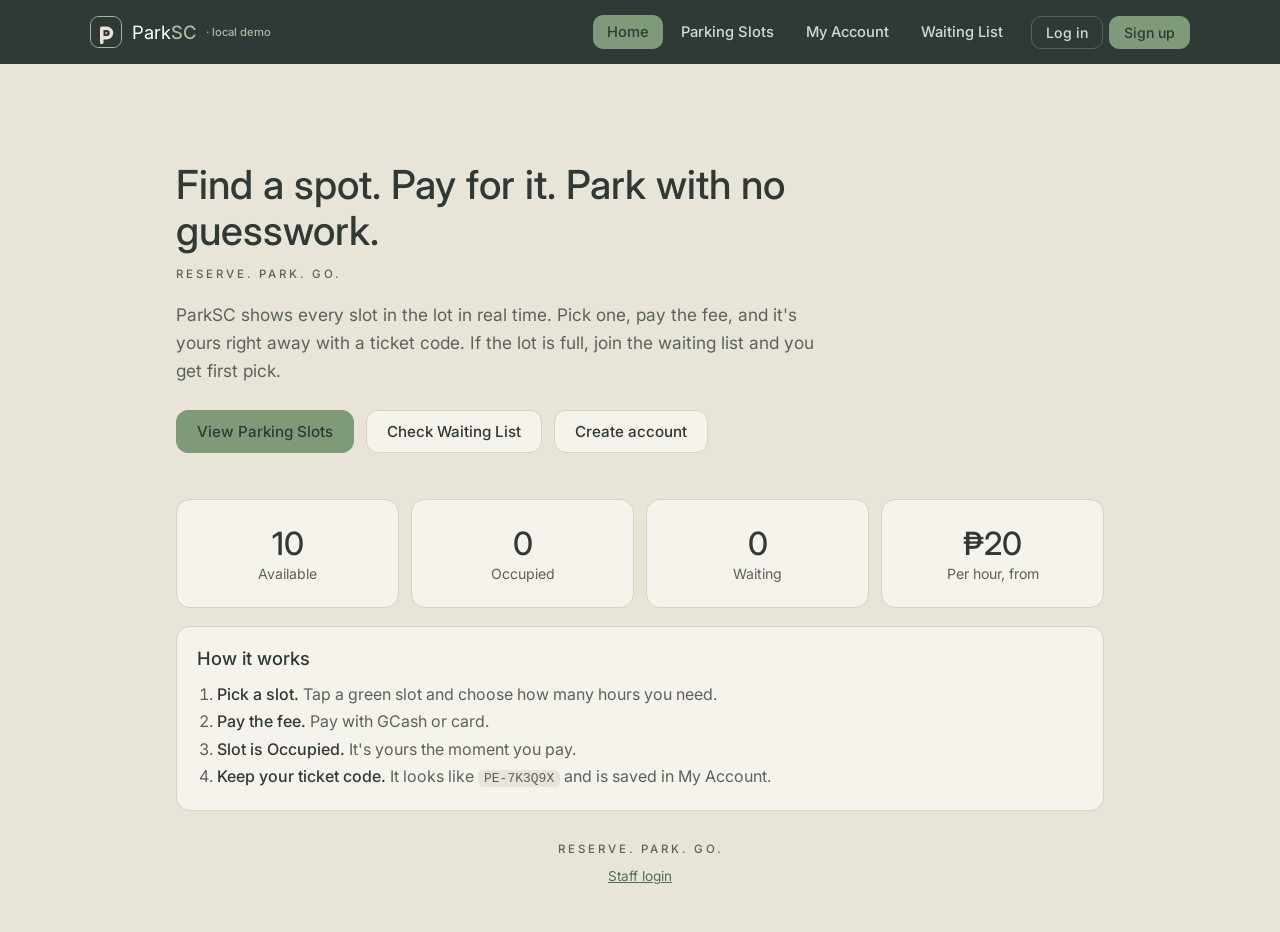
<file: index.html>
<!DOCTYPE html>
<html lang="en">
<head>
<meta charset="UTF-8">
<meta name="viewport" content="width=device-width, initial-scale=1">
<title>ParkSC – Parking Slot Reservation</title>
<link rel="icon" type="image/svg+xml" href="assets/logo-icon.svg">
<link rel="preconnect" href="https://fonts.googleapis.com"><link href="https://fonts.googleapis.com/css2?family=Inter:wght@400;500&display=swap" rel="stylesheet">
<link rel="stylesheet" href="style.css">
</head>
<body>
<header><div class="bar">
  <div class="logo"><img class="mark" src="assets/logo-icon.svg" alt="ParkSC logo" width="32" height="32"><span class="wordmark">Park<span>SC</span></span><span class="mode" id="mode"></span></div>
  <nav id="nav">
    <button data-p="home" class="on">Home</button><button data-p="slots">Parking Slots</button>
    <button data-p="mine">My Account</button><button data-p="wait">Waiting List</button>
  </nav>
  <div id="who"></div>
</div></header>
<main>

<section id="home" class="on">
  <div class="hero"><h1>Find a spot. Pay for it. Park with no guesswork.</h1><p class="tagline">RESERVE. PARK. GO.</p><p>ParkSC shows every slot in the lot in real time. Pick one, pay the fee, and it's yours right away with a ticket code. If the lot is full, join the waiting list and you get first pick.</p>
  <div class="row" id="heroBtns"></div></div>
  <div class="stats" id="stats"></div>
  <div class="card steps">
    <h3 style="margin:0 0 12px">How it works</h3>
    <ol>
      <li><b>Pick a slot.</b> Tap a green slot and choose how many hours you need.</li>
      <li><b>Pay the fee.</b> Pay with GCash or card.</li>
      <li><b>Slot is Occupied.</b> It's yours the moment you pay.</li>
      <li><b>Keep your ticket code.</b> It looks like <code>PE-7K3Q9X</code> and is saved in My Account.</li>
    </ol>
  </div>
</section>

<section id="auth">
  <div class="card" style="max-width:440px;margin:auto">
    <h2>Welcome to ParkSC</h2><p class="sub">Log in or create an account to take a parking slot.</p>
    <div class="tabs" id="tabs"><button data-t="login" class="on" onclick="authTab('login')">Log in</button><button data-t="signup" onclick="authTab('signup')">Sign up</button></div>
    <div class="form" id="fLogin">
      <label for="liUser">Username</label><input id="liUser" placeholder="Your username" autocomplete="username" maxlength="20">
      <label for="liPass">Password</label><input id="liPass" type="password" placeholder="Your password" autocomplete="current-password" onkeydown="if(event.key==='Enter')login()">
      <button class="btn" onclick="login()">Log in</button>
      <p class="sub" style="margin:4px 0 0">No account yet? <button class="link" onclick="authTab('signup')">Sign up</button></p>
    </div>
    <div class="form" id="fSignup" style="display:none">
      <label for="suName">Full name</label><input id="suName" placeholder="e.g. Juan Dela Cruz" autocomplete="name" maxlength="30">
      <label for="suUser">Username</label><input id="suUser" placeholder="3–20 letters, numbers or _" autocomplete="username" maxlength="20">
      <label for="suPass">Password</label><input id="suPass" type="password" placeholder="At least 4 characters" autocomplete="new-password">
      <label for="suPass2">Confirm password</label><input id="suPass2" type="password" placeholder="Type the password again" autocomplete="new-password" onkeydown="if(event.key==='Enter')signup()">
      <button class="btn" onclick="signup()">Create account</button>
      <p class="sub" style="margin:4px 0 0">Already have an account? <button class="link" onclick="authTab('login')">Log in</button></p>
    </div>
  </div>
</section>

<section id="slots">
  <h2>Parking Slots</h2><p class="sub">Tap a green slot and pay the fee. It becomes Occupied as soon as you pay. One slot per person.</p>
  <div id="slotNote"></div>
  <div class="card">
    <div class="row"><div class="legend"><span><i class="dot" style="background:var(--ok)"></i>Available</span><span><i class="dot" style="background:var(--bad)"></i>Occupied</span></div></div>
    <div class="grid" id="grid"></div>
  </div>
</section>

<section id="mine">
  <h2>My Account</h2><p class="sub">Your profile, ticket code and parking status.</p>
  <div class="card" id="mineOut"></div>
</section>

<section id="wait">
  <h2>Waiting List</h2><p class="sub">First come, first served. You can join when no free slot is left for you. When a slot opens, the first person in line gets to take it.</p>
  <div class="card"><div id="waitNote"></div><div class="row"><button class="btn o" id="joinBtn" onclick="joinQueue()">Join waiting list</button></div>
  <div id="waitOut"></div></div>
</section>

<p class="foot"><span class="tagline">RESERVE. PARK. GO.</span><a href="staff.html">Staff login</a></p>
</main>

<dialog id="resDlg"><div class="dlg"><h3 id="rdTitle" style="margin-top:0"></h3><div id="rdBody"></div></div></dialog>
<dialog id="tkDlg"><div class="dlg"><div id="tkBody"></div><div class="row noprint" style="margin:14px 0 0"><button class="btn l sm" onclick="closeDlg('tkDlg')">Close</button></div></div></dialog>
<div id="toast"></div>

<script src="common.js"></script>
<script src="script.js"></script>
</body>
</html>
</file>
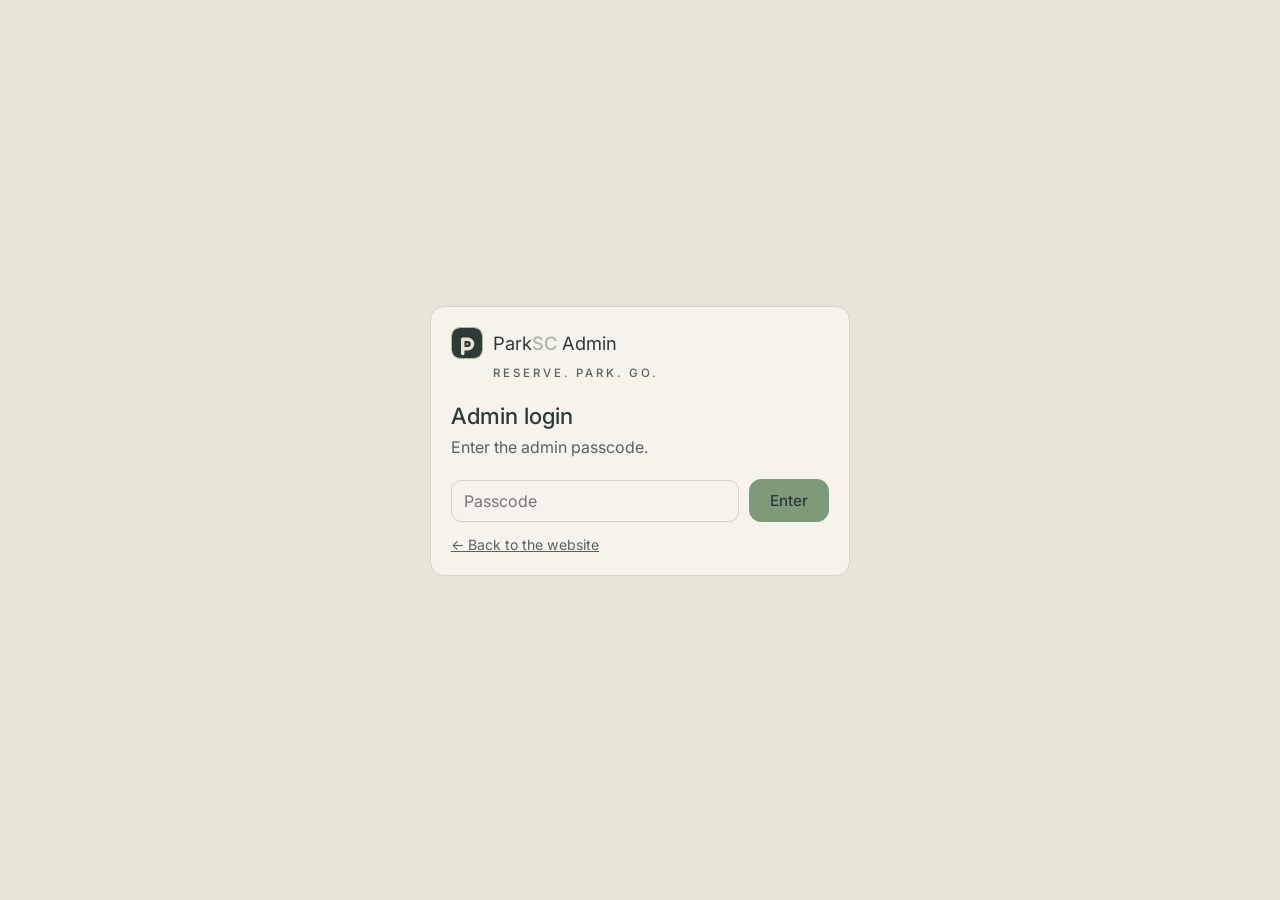
<file: staff.html>
<!DOCTYPE html>
<html lang="en">
<head>
<meta charset="UTF-8">
<meta name="viewport" content="width=device-width, initial-scale=1">
<title>ParkSC Admin</title>
<link rel="icon" type="image/svg+xml" href="assets/logo-icon.svg">
<link rel="preconnect" href="https://fonts.googleapis.com"><link href="https://fonts.googleapis.com/css2?family=Inter:wght@400;500&display=swap" rel="stylesheet">
<link rel="stylesheet" href="style.css">
</head>
<body class="adm">

<div id="gate" class="gate">
  <div class="card" style="max-width:420px;width:100%">
    <div class="logo gate-logo" style="color:var(--ink);margin-bottom:6px"><img class="mark" src="assets/logo-icon.svg" alt="ParkSC logo" width="32" height="32"><span class="wordmark">Park<span>SC</span> Admin</span></div>
    <p class="tagline gate-tagline">RESERVE. PARK. GO.</p>
    <h2 style="font-size:1.4rem">Admin login</h2><p class="sub">Enter the admin passcode.</p>
    <div class="row"><input id="pass" type="password" placeholder="Passcode" style="flex:1" onkeydown="if(event.key==='Enter')adminLogin()"><button class="btn" onclick="adminLogin()">Enter</button></div>
    <p class="sub" style="margin:6px 0 0;font-size:.88rem"><a href="index.html" style="color:inherit">← Back to the website</a></p>
  </div>
</div>

<div id="shell" class="shell" style="display:none">
  <aside class="side">
    <div class="logo"><img class="mark" src="assets/logo-icon.svg" alt="ParkSC logo" width="32" height="32"><span class="wordmark">Park<span>SC</span></span><span class="mode" id="mode"></span></div>
    <div class="sidelabel">Admin dashboard</div>
    <nav id="tabs">
      <button data-t="overview" class="on">Overview</button>
      <button data-t="reservations">Reservations</button>
      <button data-t="slots">Parking Slots</button>
      <button data-t="wait">Waiting List <span class="badge" id="bWait"></span></button>
      <button data-t="users">Users</button>
    </nav>
    <div class="sidefoot"><a href="index.html">← Back to website</a><button class="hb" onclick="adminLogout()">Log out</button></div>
  </aside>

  <div class="content">

    <section id="t-overview" class="on">
      <h2>Overview</h2><p class="sub">Live status of the lot and today's money.</p>
      <div class="stats" id="astats"></div>

      <div class="card"><h3 style="margin-top:0">Check a ticket code</h3>
        <p class="sub" style="margin-bottom:12px">Type the code on a driver's ticket to see the slot, time and payment. Slots turn Occupied automatically when the driver pays.</p>
        <div class="row" style="margin-bottom:0"><input id="vCode" placeholder="e.g. PE-7K3Q9X" style="flex:1;min-width:180px;text-transform:uppercase" onkeydown="if(event.key==='Enter')verifyCode()"><button class="btn" onclick="verifyCode()">Check code</button></div>
        <div id="vOut"></div></div>

      <div class="card"><h3 style="margin-top:0">Currently parked</h3>
        <p class="sub" style="margin-bottom:8px">Paid tickets with an Occupied slot. Check out a driver when they leave.</p><div id="aPending"></div></div>
    </section>

    <section id="t-reservations">
      <h2>Reservations</h2><p class="sub">Every ticket: check out, cancel and refund, or mark a refund as paid.</p>
      <div class="card">
        <div class="row"><input id="rq" placeholder="Search code, slot or name…" oninput="renderRes()" style="flex:1;min-width:180px">
        <select id="rFilter" onchange="renderRes()"><option value="">All statuses</option><option>Occupied</option><option>Completed</option><option>Cancelled</option></select></div>
        <div class="tbl"><table><thead><tr><th>Code</th><th>Slot</th><th>Customer</th><th>Hours</th><th>Fee</th><th>Payment</th><th>Status</th><th>Booked</th><th>Actions</th></tr></thead><tbody id="rBody"></tbody></table></div>
      </div>
    </section>

    <section id="t-slots">
      <h2>Parking Slots</h2><p class="sub">Add slots, set the hourly rate, rename or delete them.</p>
      <div class="card"><h3 style="margin-top:0">Add parking slot</h3>
        <div class="row"><select id="secSel" onchange="pickSection()"></select>
        <input id="secNew" placeholder="New section (e.g. VIP)" oninput="suggest()">
        <input id="numIn" placeholder="Number or name (e.g. 6)" style="width:170px">
        <input id="rateIn" type="number" min="0" step="1" placeholder="₱ per hour" style="width:120px" aria-label="Rate per hour in pesos">
        <button class="btn g" onclick="addSlot()">Add slot</button></div>
        <small class="sub">Pick an existing section to auto-fill the next number, or type a new section. Result looks like A6, VIP1, or Visitor.</small></div>
      <div class="card"><h3 style="margin-top:0">All slots</h3>
        <div class="row"><input id="q" placeholder="Search slot label…" oninput="renderSlots()" style="flex:1;min-width:160px">
        <select id="sortBy" onchange="renderSlots()"><option value="label">Sort: Label</option><option value="status">Sort: Status</option></select></div>
        <div class="tbl"><table><thead><tr><th>Slot</th><th>Rate / hour</th><th>Status</th><th>Held by</th><th>Ticket</th><th>Actions</th></tr></thead><tbody id="sBody"></tbody></table></div></div>
    </section>

    <section id="t-wait">
      <h2>Waiting List</h2><p class="sub">The first people in line get to reserve the next free slots.</p>
      <div class="card" id="aWait"></div>
    </section>

    <section id="t-users">
      <h2>Registered users</h2><p class="sub">Everyone who has created an account.</p>
      <div class="card" id="aUsers"></div>
    </section>

  </div>
</div>

<dialog id="slotDlg"><div class="dlg"><h3 style="margin-top:0">Edit slot</h3><div id="sdBody"></div></div></dialog>
<div id="toast"></div>

<script src="common.js"></script>
<script src="admin.js"></script>
</body>
</html>
</file>
<file: style.css>
:root{--bg:#E9E4D8;--card:#F6F3EC;--ink:#2F3A36;--mut:#59635D;--acc:#7F9A78;--acc-light:#A9B8A0;--ok:#2f9e5f;--warn:#a47b32;--bad:#d9483b;--line:#D7D2C6;--dark:var(--ink)}
*{box-sizing:border-box}
body{margin:0;font-family:Inter,system-ui,-apple-system,Segoe UI,Roboto,sans-serif;background:var(--bg);color:var(--ink);font-weight:400}
b,strong{font-weight:500}
h1,h2,h3{font-weight:500}
header{background:var(--dark);color:#fff;padding:0 24px;position:sticky;top:0;z-index:5}
.bar{max-width:1100px;margin:auto;display:flex;align-items:center;gap:14px;flex-wrap:wrap;min-height:64px}
.logo{font-weight:400;font-size:1.15rem;margin-right:auto;display:flex;align-items:center;gap:10px}
.mark{display:block;flex:none;width:32px;height:32px;border:1px solid var(--acc-light);border-radius:9px}
.wordmark{font-weight:400;white-space:nowrap}
.wordmark span{font-weight:500;color:var(--acc-light)}
nav{display:flex;gap:4px;flex-wrap:wrap}
nav button{background:transparent;color:#D4D9D5;border:0;padding:8px 14px;border-radius:10px;cursor:pointer;font:500 .92rem Inter,sans-serif}
nav button:hover{color:#fff}nav button.on{background:var(--acc);color:var(--ink)}
main{max-width:960px;margin:0 auto;padding:48px 16px}
section{display:none}section.on{display:block}
h1{line-height:1.15}h2{margin:0 0 6px;font-size:1.8rem}h3{font-size:1.15rem}
.sub{color:var(--mut);margin:0 0 20px;line-height:1.5}
.card{background:var(--card);border:1px solid var(--line);border-radius:14px;padding:20px;margin-bottom:18px}
.stats{display:grid;grid-template-columns:repeat(auto-fit,minmax(150px,1fr));gap:12px;margin-bottom:18px}
.stat{background:var(--card);border:1px solid var(--line);border-radius:14px;padding:24px 12px;text-align:center}
.stat b{display:block;font-size:2rem;font-weight:500}.stat span{color:var(--mut);font-size:.88rem}
.hero{padding:50px 0 34px;max-width:640px}
.hero h1{margin:0 0 12px;font-size:2.5rem}
.tagline{display:block;color:var(--mut);font-size:.72rem;font-weight:500;letter-spacing:3px;line-height:1.5}
.hero .tagline{margin:0 0 18px}
.hero p:not(.tagline){margin:0 0 26px;color:var(--mut);font-size:1.08rem;line-height:1.6}
.hero .row{gap:12px}
input,select{padding:10px 12px;border:1px solid var(--line);border-radius:10px;font:400 1rem Inter,sans-serif;background:var(--card);color:var(--ink);min-width:0}
input:focus,select:focus{outline:2px solid var(--acc);outline-offset:2px;border-color:var(--acc)}
button:focus-visible,a:focus-visible{outline:2px solid var(--acc);outline-offset:3px}
.btn{background:var(--acc);color:var(--ink);border:1px solid var(--acc);padding:11px 20px;border-radius:12px;font:500 .95rem Inter,sans-serif;cursor:pointer}
.btn:hover{background:var(--acc-light);border-color:var(--acc-light)}
.btn.l{background:var(--card);color:var(--ink);border-color:var(--line)}
.btn.l:hover{background:var(--bg);border-color:var(--acc-light)}
.btn.g{background:var(--ok);border-color:var(--ok);color:#fff}.btn.r{background:var(--bad);border-color:var(--bad);color:#fff}.btn.o{background:var(--acc);color:var(--ink)}
.btn.sm{padding:6px 11px;font-size:.8rem}.btn:disabled{opacity:.55;cursor:not-allowed}
.row{display:flex;gap:10px;flex-wrap:wrap;align-items:center;margin-bottom:12px}
.legend{display:flex;gap:14px;flex-wrap:wrap;font-size:.85rem;color:var(--mut)}
.dot{display:inline-block;width:10px;height:10px;border-radius:50%;margin-right:6px}
.grid{display:grid;grid-template-columns:repeat(auto-fill,minmax(120px,1fr));gap:12px}
.slot{border-radius:14px;padding:16px 8px;text-align:center;border:1px solid var(--line);background:var(--card);transition:background-color .15s,border-color .15s}
.slot b{font-size:1.35rem;display:block}.slot small{display:block;margin-top:4px;font-weight:500;word-break:break-word;font-size:.8rem}
.slot.Available{background:#eaf6ef;border-color:#9fd5b6;color:#1f7a47;cursor:pointer}
.slot.Available:hover{background:#e1f1e7}
.slot.Reserved{background:#F1EEE6;border-color:#D7D0BF;color:#6B5D3E}
.slot.Occupied{background:#fbe6e3;border-color:#eba9a1;color:#a3281d}
table{width:100%;border-collapse:collapse}
th,td{text-align:left;padding:11px 8px;border-bottom:1px solid var(--line);font-size:.92rem}
th{color:var(--mut);font-size:.75rem;text-transform:uppercase;letter-spacing:.04em}
.tbl{overflow-x:auto}
.pill{padding:3px 10px;border-radius:999px;font-size:.78rem;font-weight:500}
.pill.Available{background:#d9f0e2;color:#1f7a47}.pill.Reserved{background:#F1EEE6;color:#6B5D3E}.pill.Occupied{background:#f8d4cf;color:#a3281d}
.q{display:flex;align-items:center;gap:12px;padding:11px 0;border-bottom:1px solid var(--line)}
.num{background:var(--acc);color:var(--ink);width:32px;height:32px;border-radius:10px;display:grid;place-items:center;font-weight:500;flex:none}
.empty{color:var(--mut);text-align:center;padding:18px}
#toast{position:fixed;bottom:24px;left:50%;transform:translateX(-50%) translateY(90px);background:var(--dark);color:#fff;padding:12px 20px;border-radius:12px;transition:.3s;z-index:20;max-width:90%}
#toast.show{transform:translateX(-50%) translateY(0)}
.mode{font:500 .7rem Inter,sans-serif;color:#A9B8A0}

/* Accounts */
#who{display:flex;gap:6px;align-items:center;flex-wrap:wrap}
.hb{background:transparent;color:#D4D9D5;border:1px solid #59635D;padding:7px 14px;border-radius:10px;cursor:pointer;font:500 .88rem Inter,sans-serif}
.hb:hover{color:#fff;border-color:var(--acc-light)}
.hb.on{background:var(--acc);color:var(--ink);border-color:var(--acc)}
.tabs{display:flex;gap:6px;margin-bottom:18px;background:var(--bg);border:1px solid var(--line);border-radius:12px;padding:4px}
.tabs button{flex:1;border:0;background:transparent;padding:9px;border-radius:9px;cursor:pointer;font:500 .92rem Inter,sans-serif;color:var(--mut)}
.tabs button.on{background:var(--acc);color:var(--ink)}
.form{display:grid;gap:10px}
.form label{font-size:.82rem;font-weight:500;color:var(--mut);margin-bottom:-4px}
.form input{width:100%}
.note{background:#F0F2ED;border:1px solid var(--acc-light);color:var(--ink);border-radius:12px;padding:12px 14px;margin-bottom:14px;line-height:1.5;font-size:.92rem}
.note a{color:var(--ink);font-weight:500;text-decoration-color:var(--acc)}
.note.ok{background:#eaf6ef;border-color:#9fd5b6;color:#1f7a47}
.profile{display:flex;align-items:center;gap:14px;margin-bottom:18px}
.avatar{width:52px;height:52px;border-radius:50%;background:var(--acc);color:var(--ink);display:grid;place-items:center;font:500 1.4rem Inter,sans-serif;flex:none}
.slot.mine{outline:3px solid var(--acc);outline-offset:2px}
.link{background:none;border:0;padding:0;color:#526E50;font:inherit;font-weight:500;text-decoration:underline;text-decoration-color:var(--acc);cursor:pointer}
@media(max-width:640px){#who{width:100%}.hero h1{font-size:1.9rem}}

/* Reservations */
.slot small.rate{font-weight:500;opacity:.8;margin-top:2px}
.pill.Completed{background:#e8e9eb;color:#555}.pill.Cancelled{background:#eee;color:#555}.pill.Paid{background:#d9f0e2;color:#1f7a47}
.note.bad{background:#fbe6e3;border-color:#eba9a1;color:#a3281d}
dialog{border:1px solid var(--line);border-radius:14px;padding:0;width:min(440px,92vw);box-shadow:0 12px 36px #2F3A3626;color:var(--ink);background:var(--card)}
dialog::backdrop{background:#2F3A3680}
.dlg{padding:22px}
.feebox{display:flex;justify-content:space-between;align-items:center;background:var(--bg);border:1px solid var(--line);border-radius:12px;padding:14px 16px;margin:14px 0 8px}
.feebox b{font:500 1.6rem Inter,sans-serif}
.ticket{background:var(--card);border:1px dashed #BEB8AB;border-radius:14px;padding:16px;position:relative}
.ticket .th{display:flex;justify-content:space-between;align-items:center;gap:8px;font-weight:500;font-size:.85rem;color:var(--mut)}
.tcode{font:500 2.1rem Inter,sans-serif;letter-spacing:.08em;text-align:center;margin:14px 0;padding:12px 8px;background:var(--dark);color:var(--acc-light);border-radius:12px;user-select:all;word-break:break-all}
.tgrid{display:grid;grid-template-columns:1fr 1fr;gap:10px 14px}
.tgrid small,.vgrid small{display:block;color:var(--mut);font-size:.75rem}.tgrid b,.vgrid b{font-size:.95rem}
.tnote{color:var(--mut);font-size:.85rem;line-height:1.5;margin:12px 0 0}
.steps ol{margin:0;padding-left:20px;line-height:1.7;color:var(--mut)}.steps b{color:var(--ink)}
.steps code{background:var(--bg);padding:1px 6px;border-radius:5px}
.foot{text-align:center;margin:30px 0 0;font-size:.85rem}.foot .tagline{margin-bottom:10px}.foot a{color:#526E50}
@media print{
  body *{visibility:hidden}
  .printme,.printme *{visibility:visible}
  .printme{position:fixed;left:0;top:0;width:100%;border-color:#000}
  .noprint{display:none!important}
}

/* Admin */
.gate{min-height:100vh;display:flex;align-items:center;justify-content:center;padding:16px}
.gate .card{width:100%;background:var(--card)}
.gate-logo{margin-bottom:6px}
.gate-tagline{margin:0 0 20px 42px}
.shell{display:grid;grid-template-columns:240px 1fr;min-height:100vh}
.side{background:var(--dark);color:#fff;padding:20px 14px;position:sticky;top:0;height:100vh;display:flex;flex-direction:column;gap:6px;overflow-y:auto}
.side .logo{margin:0 0 14px 6px}
.sidelabel{font:500 .75rem Inter,sans-serif;color:#A9B8A0;margin:0 0 4px 10px}
.side nav{flex-direction:column;gap:4px}
.side nav button{text-align:left;width:100%;padding:11px 12px;display:flex;align-items:center;gap:8px;font-size:.95rem}
.side nav button.on{background:var(--acc);color:var(--ink)}
.badge{margin-left:auto;background:var(--bad);color:#fff;border-radius:999px;font-size:.72rem;padding:1px 8px;font-weight:500}
.badge:empty{display:none}
.side nav button.on .badge{background:var(--dark)}
.sidefoot{margin-top:auto;display:grid;gap:8px;padding-top:16px}
.sidefoot a{color:#D4D9D5;font-size:.88rem;padding:6px 10px;text-decoration:none}.sidefoot a:hover{color:#fff}
.content{padding:32px 28px;min-width:0;max-width:1100px;width:100%}
.content .stats{grid-template-columns:repeat(auto-fit,minmax(140px,1fr))}
.acts{white-space:nowrap}.acts .btn{margin:0 4px 4px 0}
td .pill{display:inline-block;margin-top:3px}
.vcard{margin-top:14px;border:1px solid var(--line);border-radius:12px;padding:16px;background:var(--card)}
.vcode{font:500 1.4rem Inter,sans-serif;letter-spacing:.06em}
.vgrid{display:grid;grid-template-columns:repeat(auto-fit,minmax(140px,1fr));gap:10px}
@media(max-width:800px){
  .shell{grid-template-columns:1fr}
  .side{position:static;height:auto;flex-direction:column;padding:12px}
  .side nav{flex-direction:row;overflow-x:auto;flex-wrap:nowrap}
  .side nav button{width:auto;white-space:nowrap}
  .sidefoot{grid-auto-flow:column;margin-top:6px;padding-top:6px;align-items:center}
  .content{padding:20px 14px}
}
.pill.Pending{background:#F1EEE6;color:#6B5D3E}
</file>
